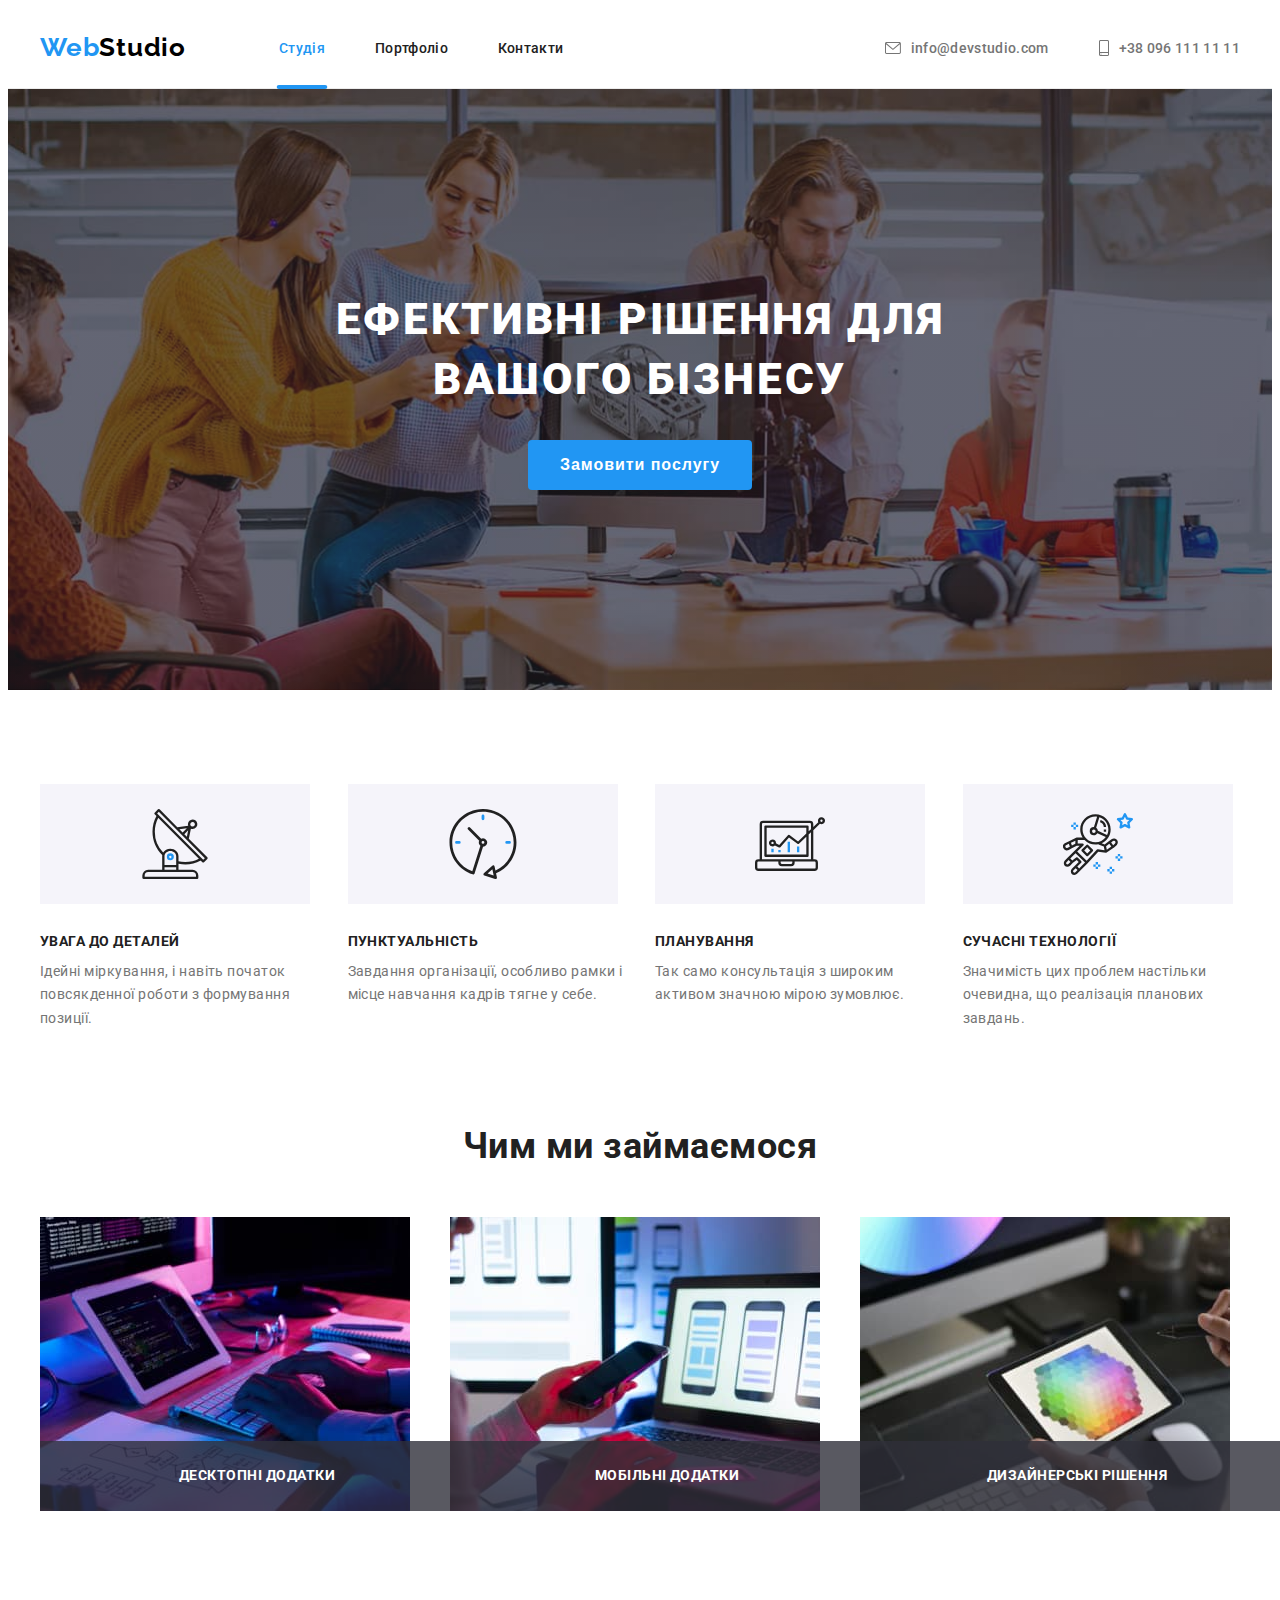
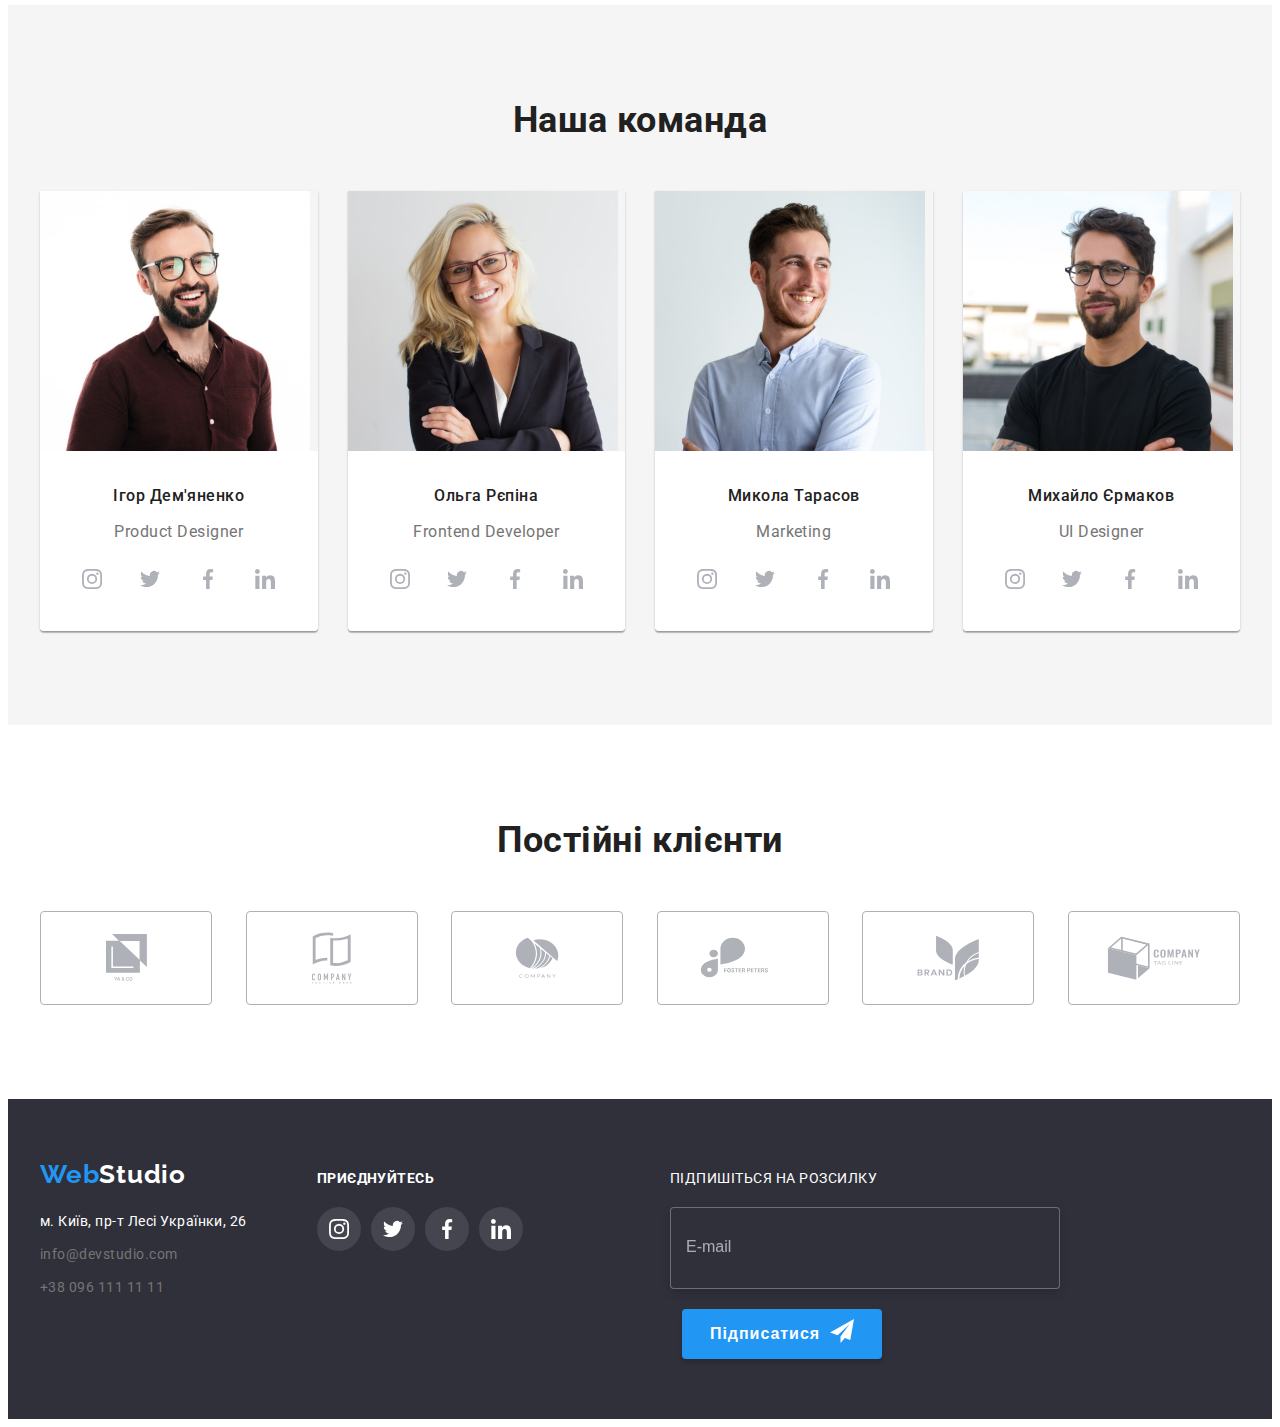
<file: index.html>
<!DOCTYPE html>
<html lang="uk">

<head>
    <meta charset="UTF-8">
    <meta http-equiv="X-UA-Compatible" content="IE=edge">
    <meta name="viewport" content="width=device-width, initial-scale=1.0">
    <link rel="stylesheet" href="https://cdnjs.cloudflare.com/ajax/libs/modern-normalize/1.1.0/modern-normalize.min.css"
        integrity="sha512-wpPYUAdjBVSE4KJnH1VR1HeZfpl1ub8YT/NKx4PuQ5NmX2tKuGu6U/JRp5y+Y8XG2tV+wKQpNHVUX03MfMFn9Q=="
        crossorigin="anonymous" referrerpolicy="no-referrer" />
    <link rel="preconnect" href="https://fonts.googleapis.com">
    <link rel="preconnect" href="https://fonts.gstatic.com" crossorigin>
    <link href="https://fonts.googleapis.com/css2?family=Montserrat:wght@400;700&family=Raleway:wght@700&family=Roboto:wght@400;500;700;900&display=swap"
        rel="stylesheet">
    <link rel="stylesheet" href="./css/styles.css">
    <title lang="en">Web Studio</title>
</head>

<body>
    <!-- Шапка-->
    <header class="header">
        <!--Основна навігація-->
        <div class="container navcont">
        <nav class="navbox">
            <a href="./index.html" lang="en" class="logo">Web<span class="logo-head">Studio</span></a>

            <ul class="site-nav">
                <li class="item"><a href="./index.html" class="link current">Студія</a></li>
                <li class="item"><a href="./portfolio.html" class="link">Портфоліо</a></li>
                <li class="item"><a href="./index.html" class="link">Контакти</a></li>
            </ul>
        </nav>
        <!--Активні контакти-->
        <ul class="site-auth">
            <li class="item"><a href="mailo:info@devstudio.com" class="link">
                <svg width="16px" height="12px" class="icon-envelope">
                    <use href="./images/icons.svg#envelope";></use>
                </svg>
                info@devstudio.com</a></li>
            <li class="item"><a href="tel:+380961111111" class="link">
                <svg width="10px" height="16px" class="icon-smartphone">
                    <use href="./images/icons.svg#smartphone";></use>
                </svg>
                +38 096 111 11 11</a></li>
        </ul>
        </div>
    </header>
    <!--Основний (унікальний) вміст-->
    <main>
        <!--Герой-->
        <section class="hero">
            <div class="container">
            <h1 class="hero-text">Ефективні рішення для вашого бізнесу</h1>
            <button type="button" class="button" data-modal-open>Замовити послугу</button>
            </div>
        </div>
        </section>
        <!--Особливості--> 
        <section class="section specialty">
            <div class="container">
                <h2 class="title specialty visually-hidden">Особливості</h2>
                <ul class="list spec-box">
                    <li class="item">
                        <div class="box-icon-spec">
                            <svg width="70px" height="70px" class="icon-antenna">
                                <use href="./images/icons.svg#antenna";></use>
                            </svg>
                        </div>
                        <h3 class="title name-specialty">УВАГА ДО ДЕТАЛЕЙ</h3>
                        <p class="text name-specialty">
                        Ідейні міркування, і навіть початок повсякденної роботи з
                        формування позиції.
                        </p>
                    </li>
 
                    <li class="item">
                        <div class="box-icon-spec">
                            <svg width="70px" height="70px" class="icon-clock">
                                <use href="./images/icons.svg#clock";></use>
                            </svg>
                        </div>
                        <h3 class="title name-specialty">ПУНКТУАЛЬНІСТЬ</h3>
                        <p class="text name-specialty">
                        Завдання організації, особливо рамки і місце навчання кадрів тягне
                        у себе.
                        </p>
                    </li>

                    <li class="item">
                        <div class="box-icon-spec">
                            <svg width="70px" height="70px" class="icon-diagram">
                                <use href="./images/icons.svg#diagram";></use>
                            </svg>
                        </div>
                        <h3 class="title name-specialty">ПЛАНУВАННЯ</h3>
                        <p class="text name-specialty">
                        Так само консультація з широким активом значною мірою зумовлює.
                        </p>
                    </li>

                    <li class="item">
                        <div class="box-icon-spec">
                            <svg width="70px" height="70px" class="icon-astronaut">
                                <use href="./images/icons.svg#astronaut";></use>
                            </svg>
                        </div>
                        <h3 class="title name-specialty">СУЧАСНІ ТЕХНОЛОГІЇ</h3>
                        <p class="text name-specialty">
                        Значимість цих проблем настільки очевидна, що реалізація планових
                        завдань.
                        </p>
                    </li>
                </ul>
            </div>
        </section>
        <!--Чим ми займаємося-->
        <section class="section">
            <div class="container">
                <h2 class="title specialty">Чим ми займаємося</h2>
                <ul class="list img-box">
                <li class="item">
                    <div class="activity-thumb">
                        <img src="./images/programer.jpg"
                        alt="крупним планом зображення програміста, який працює на робочому столі в офісі" width="370"
                        height="294">
                        <div class="activity-box">
                            <h3 class="title name-activity">Десктопні додатки</h3>
                        </div>
                    </div>
                </li>

                <li class="item">
                    <div class="activity-thumb">
                        <img src="./images/designers.jpg"
                        alt="дизайнери веб-інтерфейсу розробляють програми для смартфонів, команда творців працює над інтерфейсом мобільних телефонів"
                        width="370" height="294">
                        <div class="activity-box">
                            <h3 class="title name-activity">Мобільні додатки</h3>
                        </div>
                    </div>
                </li>

                <li class="item">
                    <div class="activity-thumb">
                        <img src="./images/artist.jpg"
                        alt="творчий художник веб-дизайн із робочим графічним планшетом із вибором кольорів" width="370"
                        height="294">
                        <div class="activity-box">
                            <h3 class="title name-activity">Дизайнерські рішення</h3>
                        </div>
                    </div>
                </li>
            </ul>
        </div>
        </section>
        
        <!--Наша команда-->
        <section class="team section">
            <div class="container">
                <h2 class="title specialty">Наша команда</h2>
                <ul class="list team-set">
                    <li class="item">
                        <article class="card">
                            <div class="card-thumb">
                                <img src="./images/I_demianenko.jpg" alt="Портрет дизайнера продукту" width="270" height="260">
                            </div>
                            <div class="card-content">
                                <h3 class="title name">Ігор Дем'яненко</h3>
                                <p lang="en" class="post-name">Product Designer</p>
                                <div>
                                    <ul class="social-networks list">
                                        <li>
                                            <a href="#" class="box-sn-icon">
                                                <svg width="20px" height="20px" class="icon">
                                                    <use href="./images/icons.svg#instagram";></use>
                                                </svg>
                                            </a>
                                        </li>
                                        <li>
                                            <a href="#" class="box-sn-icon">
                                                <svg width="20px" height="20px" class="icon">
                                                    <use href="./images/icons.svg#twitter";></use>
                                                </svg>
                                            </a>
                                        </li>
                                        <li>
                                            <a href="#" class="box-sn-icon">
                                                <svg width="20px" height="20px" class="icon">
                                                    <use href="./images/icons.svg#facebook";></use>
                                                </svg>
                                            </a>
                                        </li>
                                        <li>
                                            <a href="#" class="box-sn-icon">
                                                <svg width="20px" height="20px" class="icon">
                                                    <use href="./images/icons.svg#linkedin";></use>
                                                </svg>
                                            </a>
                                        </li>
                                    </ul>
                                </div>
                            </div>
                        </article>
                    </li>

                    <li class="item">
                        <article class="card">
                            <div class="card-thumb">
                                <img src="./images/o_repina.jpg" alt="Портрет розробника інтерфейсу" width="270" height="260">
                            </div>
                            <div class="card-content">
                                <h3 class="title name">Ольга Рєпіна</h3>
                                <p lang="en" class="post-name">Frontend Developer</p>
                                <div>
                                    <ul class="social-networks list">
                                        <li>
                                            <a href="#" class="box-sn-icon">
                                                <svg width="20px" height="20px" class="icon">
                                                    <use href="./images/icons.svg#instagram";></use>
                                                </svg>
                                            </a>
                                        </li>
                                        <li>
                                            <a href="#" class="box-sn-icon">
                                                <svg width="20px" height="20px" class="icon">
                                                    <use href="./images/icons.svg#twitter";></use>
                                                </svg>
                                            </a>
                                        </li>
                                        <li>
                                            <a href="#" class="box-sn-icon">
                                                <svg width="20px" height="20px" class="icon">
                                                    <use href="./images/icons.svg#facebook";></use>
                                                </svg>
                                            </a>
                                        </li>
                                        <li>
                                            <a href="#" class="box-sn-icon">
                                                <svg width="20px" height="20px" class="icon">
                                                    <use href="./images/icons.svg#linkedin";></use>
                                                </svg>
                                            </a>
                                        </li>
                                    </ul>
                                </div>
                            </div>
                        </article>
                    </li>

                    <li class="item">
                        <article class="card">
                            <div class="card-thumb">
                                <img src="./images/m_tarasov.jpg" alt="Портрет спеціаліста з маркетингу" width="270" height="260">
                            </div>
                            <div class="card-content">
                                <h3 class="title name">Микола Тарасов</h3>
                               <p lang="en" class="post-name">Marketing</p>
                               <div>
                                   <ul class="social-networks list">
                                    <li>
                                        <a href="#" class="box-sn-icon">
                                            <svg width="20px" height="20px" class="icon">
                                                <use href="./images/icons.svg#instagram";></use>
                                            </svg>
                                        </a>
                                    </li>
                                    <li>
                                        <a href="#" class="box-sn-icon">
                                            <svg width="20px" height="20px" class="icon">
                                                <use href="./images/icons.svg#twitter";></use>
                                            </svg>
                                        </a>
                                    </li>
                                    <li>
                                        <a href="#" class="box-sn-icon">
                                            <svg width="20px" height="20px" class="icon">
                                                <use href="./images/icons.svg#facebook";></use>
                                            </svg>
                                        </a>
                                    </li>
                                    <li>
                                        <a href="#" class="box-sn-icon">
                                            <svg width="20px" height="20px" class="icon">
                                                <use href="./images/icons.svg#linkedin";></use>
                                            </svg>
                                        </a>
                                    </li>
                                    </ul>
                                </div>
                            </div>
                        </article>
                    </li>

                    <li class="item">
                        <article class="card">
                            <div class="card-thumb">
                                <img src="./images/m_yermakov.jpg" alt="Портрет дизайнера інтерфейсу користувача" width="270" height="260">
                           </div>
                            <div class="card-content">
                                <h3 class="title name">Михайло Єрмаков</h3>
                                <p lang="en" class="post-name">UI Designer</p>
                                <div>
                                    <ul class="social-networks list">
                                        <li>
                                            <a href="#" class="box-sn-icon">
                                                <svg width="20px" height="20px" class="icon">
                                                    <use href="./images/icons.svg#instagram";></use>
                                                </svg>
                                            </a>
                                        </li>
                                        <li>
                                            <a href="#" class="box-sn-icon">
                                                <svg width="20px" height="20px" class="icon">
                                                    <use href="./images/icons.svg#twitter";></use>
                                                </svg>
                                            </a>
                                        </li>
                                        <li>
                                            <a href="#" class="box-sn-icon">
                                                <svg width="20px" height="20px" class="icon">
                                                    <use href="./images/icons.svg#facebook";></use>
                                                </svg>
                                            </a>
                                        </li>
                                        <li>
                                            <a href="#" class="box-sn-icon">
                                                <svg width="20px" height="20px" class="icon">
                                                    <use href="./images/icons.svg#linkedin";></use>
                                                </svg>
                                            </a>
                                        </li>
                                    </ul>
                                </div>
                           </div>
                        </article>
                    </li>
                </ul>
            </div>
        </section>
        <!-- Постійні клієнти -->
        <section class="section clientage">
            <div class="container">
            <h2 class="title specialty">Постійні клієнти</h2>
            <ul class="list clientage-set">
                <li class="item">
                    <div class="box-icon-client">
                        <svg width="41px" height="47px" class="icon">
                            <use href="./images/icons.svg#yaco";></use>
                        </svg>
                    </div>
                </li>
                <li class="item">
                    <div class="box-icon-client">
                        <svg width="40px" height="52px" class="icon">
                            <use href="./images/icons.svg#tagline";></use>
                        </svg>
                    </div>
                </li>
                <li class="item">
                    <div class="box-icon-client">
                        <svg width="44px" height="41px" class="icon">
                            <use href="./images/icons.svg#company";></use>
                        </svg>
                    </div>
                </li>
                <li class="item">
                    <div class="box-icon-client">
                        <svg width="85px" height="41px" class="icon">
                            <use href="./images/icons.svg#foster";></use>
                        </svg>
                    </div>
                </li>
                <li class="item">
                    <div class="box-icon-client">
                        <svg width="63px" height="46px" class="icon">
                            <use href="./images/icons.svg#brand";></use>
                        </svg>
                    </div>
                </li>
                <li class="item">
                    <div class="box-icon-client">
                        <svg width="94px" height="44px" class="icon">
                            <use href="./images/icons.svg#tag_line";></use>
                        </svg>
                    </div>
                </li>
            </ul>
            </div>
        </section>
    </main>
    <!--Підвал-->
    <footer class="footer">
        <div class="container networks">
            <div class="footer-box">
            <a href="./index.html" lang="en" class="logo">Web<span class="logo-footer">Studio</span></a>
            <!--Адреса-->
            <address class="address">
                <ul class="address-link">
                    <li class="item"><a href="https://goo.gl/maps/tCFka8TkGF5i9ezr7" target="_blank" rel="noopener noreferrer" class="link">м.
                            Київ, пр-т Лесі Українки, 26</a></li>
                    <li class="item"><a href="mailo:info@devstudio.com" class="link mail">info@devstudio.com</a></li>
                    <li class="item"><a href="tel:+380961111111" class="link tel">+38 096 111 11 11</a></li>
                </ul>
            </address>
            </div>
            <div class="social-net">
                <h3 class="title name-specialty social">приєднуйтесь</h3>
                <ul class="social-networks foot list">
                    <li>
                        <a href="#" class="box-sn-icon foot">
                            <svg width="20px" height="20px" class="icon">
                                <use href="./images/icons.svg#instagram";></use>
                            </svg>
                        </a>
                    </li>
                    <li>
                        <a href="#" class="box-sn-icon foot">
                            <svg width="20px" height="20px" class="icon">
                                <use href="./images/icons.svg#twitter";></use>
                            </svg>
                        </a>
                    </li>
                    <li>
                        <a href="#" class="box-sn-icon foot">
                            <svg width="20px" height="20px" class="icon">
                                <use href="./images/icons.svg#facebook";></use>
                            </svg>
                        </a>
                    </li>
                    <li>
                        <a href="#" class="box-sn-icon foot">
                            <svg width="20px" height="20px" class="icon">
                                <use href="./images/icons.svg#linkedin";></use>
                            </svg>
                        </a>
                    </li>
                </ul>
            </div>

            <div class="form-sign-up">
                <form class="sign-up">
                    <label class="title-sing-up" for="sign-up-user-email">Підпишіться на розсилку</label>

                    <input class="su-user-em" type="email" name="email" id="sign-up-user-email" placeholder="E-mail">

                    <button class="btn-sins-up" type="submit">Підписатися<svg width="24px" height="24px" class="icon">
                        <use href="./images/modal-icon.svg#send" ;></use>
                    </svg></button>
                </form>
            </div>
        </div>
        
    </footer>
    <div class="backdrop is-hidden" data-modal>
        <div class="modal">
            <button aria-label="Закрити" class="btn-close" data-modal-close>
                <svg width="11px" height="11px" class="icon-close"><use href="./images/icon-dagger.svg#dagger"></use></svg>
            </button>

            <form class="form-data">
                    <b class="title-data">Залиште свої дані, ми вам передзвонимо</b>

                    <div class="databox">
                        <label class="data-label" for="username-data">Ім'я</label>
                        <input class="data-input" type="name" name="name" id="username-data">
                        <svg class="icon-data uname" width="12px" height="12px">
                            <use href="./images/modal-icon.svg#name"></use>
                        </svg>
                    </div>
                    <div class="databox">
                        <label class="data-label" for="tel-data">Телефон</label>
                        <input class="data-input" type="tel" name="tel" id="tel-data">
                        <svg class="icon-data tell" width="13px" height="13px">
                            <use href="./images/modal-icon.svg#tel"></use>
                        </svg>
                    </div>
                    <div class="databox">
                        <label class="data-label" for="mail-data">Пошта</label>
                        <input class="data-input" type="email" name="mail" id="mail-data">
                        <svg class="icon-data mail" width="15px" height="12px">
                            <use href="./images/modal-icon.svg#mailo"></use>
                        </svg>
                    </div>
                    <div class="databox">
                        <label class="data-label" for="comment-data">Коментар</label>
                        <textarea class="texterea-data" name="comment" id="comment-data" placeholder="Введіть текст"></textarea>
                    </div>
                    <div class="check-box">
                        
                        <label class="chek-label" for="accept-data">

                            <input class="check-input" type="checkbox" name="topic" value="accept" id="accept-data">
                            <svg class="icon-data-check" width="11px" height="8px">
                                <use href="./images/modal-icon.svg#checks"></use>
                            </svg>
                            <span class="label-text">Погоджуюся з розсилкою та приймаю</span><a class="link-check" href="#">Умови договору</a>
                        </label>
                        
                    </div>

                        <button class="btn-send" type="submit">Відправити</button>
            </form>
        </div>
    </div>
    <script src="./js/modal.js"></script>
</body>

</html>
</file>
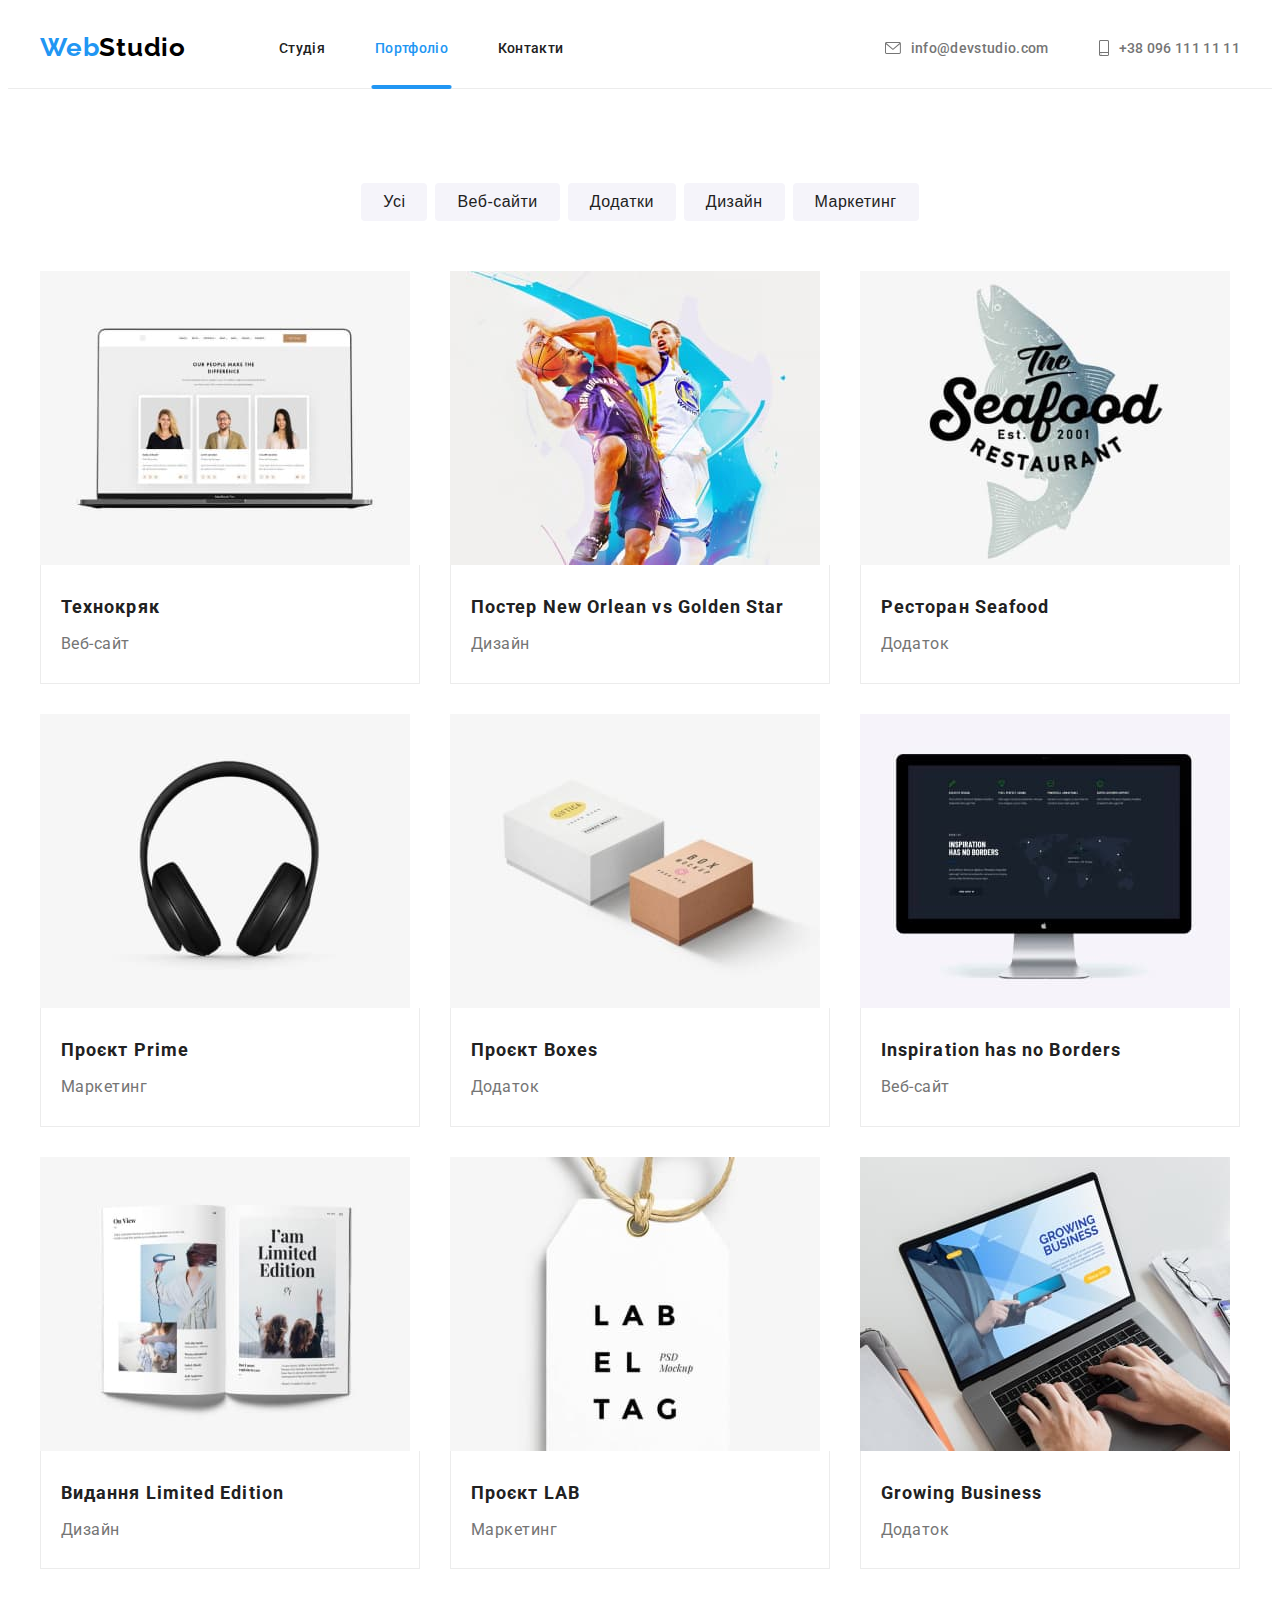
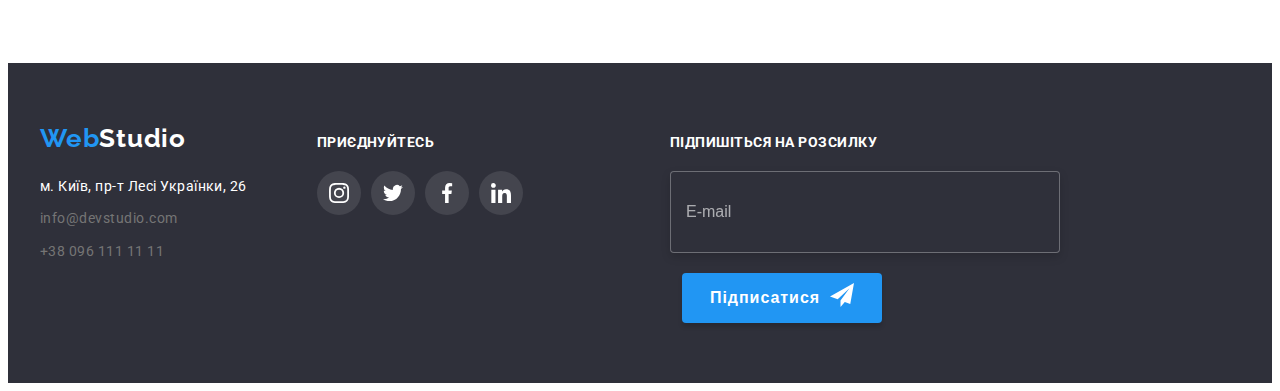
<file: portfolio.html>
<!DOCTYPE html>
<html lang="uk">

<head>
    <meta charset="UTF-8">
    <meta http-equiv="X-UA-Compatible" content="IE=edge">
    <meta name="viewport" content="width=device-width, initial-scale=1.0">
    <link rel="stylesheet" href="https://cdnjs.cloudflare.com/ajax/libs/modern-normalize/1.1.0/modern-normalize.min.css"
        integrity="sha512-wpPYUAdjBVSE4KJnH1VR1HeZfpl1ub8YT/NKx4PuQ5NmX2tKuGu6U/JRp5y+Y8XG2tV+wKQpNHVUX03MfMFn9Q=="
        crossorigin="anonymous" referrerpolicy="no-referrer" />
    <link rel="preconnect" href="https://fonts.googleapis.com">
    <link rel="preconnect" href="https://fonts.gstatic.com" crossorigin>
    <link href="https://fonts.googleapis.com/css2?family=Montserrat:wght@400;700&family=Raleway:wght@700&family=Roboto:wght@400;500;700;900&display=swap"
        rel="stylesheet">
    <link rel="stylesheet" href="./css/styles.css">
    <title lang="en">Portfolio</title>
</head>

<body>
    <!-- Шапка-->
    <header class="header">
        <!--Основна навігація-->
        <div class="container navcont">
        <nav class="navbox">
            <a href="./index.html" lang="en" class="logo">Web<span class="logo-head">Studio</span></a>

            <ul class="site-nav">
                <li class="item"><a href="./index.html" class="link">Студія</a></li>
                <li class="item"><a href="./portfolio.html" class="link current">Портфоліо</a></li>
                <li class="item"><a href="./index.html" class="link">Контакти</a></li>
            </ul>
        </nav>
        <!--Активні контакти-->
        <ul class="site-auth">
            <li class="item"><a href="mailo:info@devstudio.com" class="link">
                <svg width="16px" height="12px" class="icon-envelope">
                    <use href="./images/icons.svg#envelope";></use>
                </svg>
                info@devstudio.com</a></li>
            <li class="item"><a href="tel:+380961111111" class="link">
                <svg width="10px" height="16px" class="icon-smartphone">
                    <use href="./images/icons.svg#smartphone";></use>
                </svg>
                +38 096 111 11 11</a></li>
        </ul>
        </div>
    </header>
    <!--Основний (унікальний) вміст-->
    <main>
    <!-- Фільтри -->
        <section class="section">
            <div class="container">
                <h1 class="portfolio titel visually-hidden">Протфоліо</h1>
                <ul class="filters list">
                    <li class="item"><button type="button" class="button">Усі</button></li> 
                    <li class="item"><button type="button" class="button">Веб-сайти</button></li>
                    <li class="item"><button type="button" class="button">Додатки</button></li>
                    <li class="item"><button type="button" class="button">Дизайн</button></li>
                    <li class="item"><button type="button" class="button">Маркетинг</button></li>
                </ul>
                    <!-- Портфоліо -->
                <ul class="projects list">
                    <li class="item">
                        <article class="card-pro">
                                <div class="pro-thumb">
                                    <img src="./images/project1.jpg" alt="нyоутбук з відкритою веб-сторінкою з портфоліо робітників компанії" width="370"
                                    height="294">
                                    <div class="pro-overlay">
                                        <div class="pro-text-box">
                                            <p class="pro-text">Ресурс пропонує комплексні пропозиції з різним рівнем функціоналу та сервісів. Все це дозволить відвідувачу отримати вичерпні відомості про компанію чи приватну особу.</p>
                                        </div>
                                    </div>
                                </div>
                            <div class="pro-content">
                                <h2 class="title projects">Технокряк</h2>
                                <p class="format-projects">Веб-сайт</p>
                            </div>
                        </article>
                    </li>

                    <li class="item">
                        <article class="card-pro">
                            <div class="pro-thumb">
                                <img src="./images/project2.jpg" alt="два баскетболісти у процесі боротьби за м'яч" width="370" height="294">
                                <div class="pro-overlay">
                                    <div class="pro-text-box">
                                        <p class="pro-text">Ресурс пропонує комплексні пропозиції з різним рівнем функціоналу та сервісів. Все це дозволить відвідувачу отримати вичерпні відомості про компанію чи приватну особу.</p>
                                    </div>
                                </div>
                            </div>
                            <div class="pro-content">
                                <h2 class="title projects">Постер New Orlean vs Golden Star</h2>
                                <p class="format-projects">Дизайн</p>
                            </div>
                    </article>
                    </li>

                    <li class="item">
                        <article class="card-pro">
                            <div class="pro-thumb">
                                <img src="./images/project3.jpg" alt="Логотип, назва ресторану на фоні зображення риби" width="370" height="294">
                                <div class="pro-overlay">
                                    <div class="pro-text-box">
                                        <p class="pro-text">Ресурс пропонує комплексні пропозиції з різним рівнем функціоналу та сервісів. Все це дозволить відвідувачу отримати вичерпні відомості про компанію чи приватну особу.</p>
                                    </div>
                                </div>
                            </div>
                            <div class="pro-content">
                                <h2 class="title projects">Ресторан Seafood</h2>
                                <p class="format-projects">Додаток</p>
                            </div>
                    </article>
                    </li>

                    <li class="item">
                        <article class="card-pro">
                            <div class="pro-thumb">
                                <img src="./images/project4.jpg" alt="накладні навушники закритого типу бездротові" width="370" height="294">
                                <div class="pro-overlay">
                                    <div class="pro-text-box">
                                        <p class="pro-text">Ресурс пропонує комплексні пропозиції з різним рівнем функціоналу та сервісів. Все це дозволить відвідувачу отримати вичерпні відомості про компанію чи приватну особу.</p>
                                    </div>
                                </div>
                            </div>
                            <div class="pro-content">
                                <h2 class="title projects">Проєкт Prime</h2>
                                <p class="format-projects">Маркетинг</p>
                            </div>
                    </article>
                    </li>

                    <li class="item">
                        <article class="card-pro">
                            <div class="pro-thumb">
                                <img src="./images/project5.jpg" alt="лежать, велика і маленька прямокутні коробки з логотипом компанії" width="370"
                                height="294">
                                <div class="pro-overlay">
                                    <div class="pro-text-box">
                                        <p class="pro-text">Ресурс пропонує комплексні пропозиції з різним рівнем функціоналу та сервісів. Все це дозволить відвідувачу отримати вичерпні відомості про компанію чи приватну особу.</p>
                                    </div>
                                </div>
                            </div>
                            <div class="pro-content">
                                <h2 class="title projects">Проєкт Boxes</h2>
                                <p class="format-projects">Додаток</p>
                            </div>
                    </article>
                    </li>

                    <li class="item">
                        <article class="card-pro">
                            <div class="pro-thumb">
                                <img src="./images/project6.jpg"
                                alt="великій монітор з відкритою головною сторінкою сайту з зображенням навігації на мапі світу" width="370"
                                height="294">
                                <div class="pro-overlay">
                                    <div class="pro-text-box">
                                        <p class="pro-text">Ресурс пропонує комплексні пропозиції з різним рівнем функціоналу та сервісів. Все це дозволить відвідувачу отримати вичерпні відомості про компанію чи приватну особу.</p>
                                    </div>
                                </div>
                            </div>
                            <div class="pro-content">
                                <h2 class="title projects">Inspiration has no Borders</h2>
                                <p class="format-projects">Веб-сайт</p>
                            </div>
                    </article>
                    </li>

                    <li class="item">
                        <article class="card-pro">
                            <div class="pro-thumb">
                                <img src="./images/project7.jpg" alt="Відкрита книга з текстом та зобрадженням жінок" width="370" height="294">
                                <div class="pro-overlay">
                                    <div class="pro-text-box">
                                        <p class="pro-text">Ресурс пропонує комплексні пропозиції з різним рівнем функціоналу та сервісів. Все це дозволить відвідувачу отримати вичерпні відомості про компанію чи приватну особу.</p>
                                    </div>
                                </div>
                            </div>
                            <div class="pro-content">
                                <h2 class="title projects">Видання Limited Edition</h2>
                                <p class="format-projects">Дизайн</p>
                            </div>
                    </article>
                    </li>

                    <li class="item">
                        <article class="card-pro">
                            <div class="pro-thumb">
                                <img src="./images/project8.jpg" alt="Біла бірка з логотипом коимпанії" width="370" height="294">
                                <div class="pro-overlay">
                                    <div class="pro-text-box">
                                        <p class="pro-text">Ресурс пропонує комплексні пропозиції з різним рівнем функціоналу та сервісів. Все це дозволить відвідувачу отримати вичерпні відомості про компанію чи приватну особу.</p>
                                    </div>
                                </div>
                            </div>
                            <div class="pro-content">
                                <h2 class="title projects">Проєкт LAB</h2>
                                <p class="format-projects">Маркетинг</p>
                            </div>
                    </article>
                    </li>

                    <li class="item">
                        <article class="card-pro">
                            <div class="pro-thumb">
                                <img src="./images/project9.jpg" alt="людина працює з відкритим на ноутбуці додатком компанії" width="370" height="294">
                                <div class="pro-overlay">
                                    <div class="pro-text-box">
                                        <p class="pro-text">Ресурс пропонує комплексні пропозиції з різним рівнем функціоналу та сервісів. Все це дозволить відвідувачу отримати вичерпні відомості про компанію чи приватну особу.</p>
                                    </div>
                                </div>
                            </div>
                            <div class="pro-content">
                                <h2 class="title projects">Growing Business</h2>
                                <p class="format-projects">Додаток</p>
                            </div>
                    </article>
                    </li>
                </ul>
            </div>
        </section>
        
    </main>
    <!--Підвал-->
    <footer class="footer">
        <div class="container networks">
            <div class="footer-box">
            <a href="./index.html" lang="en" class="logo">Web<span class="logo-footer">Studio</span></a>
            <!--Адреса-->
            <address class="address">
                <ul class="address-link">
                    <li class="item"><a href="https://goo.gl/maps/tCFka8TkGF5i9ezr7" target="_blank" rel="noopener noreferrer" class="link">м.
                            Київ, пр-т Лесі Українки, 26</a></li>
                    <li class="item"><a href="mailo:info@devstudio.com" class="link mail">info@devstudio.com</a></li>
                    <li class="item"><a href="tel:+380961111111" class="link tel">+38 096 111 11 11</a></li>
                </ul>
            </address>
            </div>
            <div class="social-net">
                <h3 class="title name-specialty social">приєднуйтесь</h3>
                <ul class="social-networks foot list">
                    <li>
                        <a href="#" class="box-sn-icon foot">
                            <svg width="20px" height="20px" class="icon">
                                <use href="./images/icons.svg#instagram";></use>
                            </svg>
                        </a>
                    </li>
                    <li>
                        <a href="#" class="box-sn-icon foot">
                            <svg width="20px" height="20px" class="icon">
                                <use href="./images/icons.svg#twitter";></use>
                            </svg>
                        </a>
                    </li>
                    <li>
                        <a href="#" class="box-sn-icon foot">
                            <svg width="20px" height="20px" class="icon">
                                <use href="./images/icons.svg#facebook";></use>
                            </svg>
                        </a>
                    </li>
                    <li>
                        <a href="#" class="box-sn-icon foot">
                            <svg width="20px" height="20px" class="icon">
                                <use href="./images/icons.svg#linkedin";></use>
                            </svg>
                        </a>
                    </li>
                </ul>
            </div>

            <div class="form-sign-up">
                <form class="sign-up">
                    <b class="title-sing-up">Підпишіться на розсилку</b>
            
                    <label class="su-user-em-label" for="sign-up-user-email"></label>
                    <input class="su-user-em" type="email" name="email" id="sign-up-user-email" placeholder="E-mail">
            
                    <button class="btn-sins-up" type="submit">Підписатися 
                        <svg width="24px" height="24px" class="icon">
                        <use href="./images/modal-icon.svg#send";></use>
                    </svg></button>
                </form>
            </div>
        </div>
        
    </footer>
</body>

</html>
</file>
<file: css/styles.css>
/* Палітра кольорів
основний бекфон #F5F5F5 
основний фон #ffffff
другорядний фон #2F303A

основний текст #757575
заголовки #212121
ссилки\кнопки #2196F3 ; #FFFFFF ; #212121
лого #2196F3 ; #000000 ; #FFFFFF
*/

:root {
--icon-color-primary: #AFB1B8;
--margin-gap-set: 30px;
--logo-accsent: #000000;
--background-basis: #F5F5F5;
--primary-background-color: #ffffff;
--secondary-background-color: #2F303A;
--primary-text-color: #757575;
--titel-text-color: #212121;
--accsent-color: #2196F3;
--secondary-ac-color: #ffffff;
--button-color: #F5F4FA;
--text-link-footer: hexa{#ffffff99};
}

body {
    background-color: var(--primary-background-color);
    color: var(--primary-text-color);

    font-family: roboto, sans-serif;
    letter-spacing: 0.03em;
}

.container {
    /* border: 2px dashed tomato; */

    width: 1200px;
    padding: 0 15px;
    margin-left: auto;
    margin-right: auto;
}
h1, h2, h3, p {
    margin: 0;
}
/* Шапка */
.header {
    border-bottom: 1px solid #ECECEC;
}
.navcont {
    display: flex;
    justify-content: flex-start;
    align-items: center;  
}

.navbox {
    display: flex;
    align-items: center;
}
    /* Лого */
.logo{
    color:var(--accsent-color) ;
    
    font-family: raleway, sans-serif;
    font-weight: 700;
    font-size: 26px;
    line-height: 1.2;
    letter-spacing: 0.03em;
    text-decoration: none;
}

.logo-head{
    color:var(--logo-accsent) ;
}
.logo-footer{
    color: var(--secondary-ac-color);
}

    /* Навігація */
.site-nav{
    display: flex;
    min-width: 281px;
    margin: 0;
    padding: 0;
    margin-left: 93px;

    list-style: none;
    letter-spacing: 0.02em;
}
.site-nav .item + .item{
    margin-left: 50px;
}

.site-nav .link {
    display: inline-block;
    padding: 32px 0px;

    position: relative;

    color: var(--titel-text-color);
    font-weight: 500;
    font-size: 14px;
    line-height: 1.15;
    text-decoration: none;

    transition: color 250ms cubic-bezier(0.4, 0, 0.2, 1);
}

.site-nav .link:hover, 
.site-nav .link:focus {
    color: var(--accsent-color);


}
.link-nav .link:active {
    color: var(--accsent-color);
}
.link.current {
    color: var(--accsent-color);
}
.link.current::after {
    content: '';

    position: absolute;
    left: 0;
    bottom: -1px;

    width: 100%;
    height: 4px;
    background-color: var(--accsent-color);
    border-radius: 2px;
    transform: scaleX(1.1);
}
.site-auth{
    display: flex;
    align-items: center;
    margin: 0;
    margin-left: auto;
    padding: 0;

    list-style: none;
    letter-spacing: 0.02em;
}
.site-auth .link {
    display: flex;
    padding: 32px 0px;
    align-items: center;

    color: var(--primary-text-color);
    font-weight: 500;
    font-size: 14px;
    line-height: 1.15;
    text-decoration: none;

    transition: color 250ms cubic-bezier(0.4, 0, 0.2, 1);
}
.site-auth .item + .item{
    margin-left: 50px;
}

.site-auth .link:hover, 
.site-auth .link:focus {
    color: var(--accsent-color);
}
.icon-envelope,
.icon-smartphone {
    margin-right: 10px;
    fill: currentColor;
}

/* Основний контент */
.section {
    padding: 94px 0px;
}
    /* Герой */
.hero {
    max-width: 1600px;
    margin: 0 auto;
    background-image: linear-gradient(rgba(47, 48, 58, 0.4), rgba(47, 48, 58, 0.4)), url(../images/fon.jpg);
    background-repeat: no-repeat;
    background-position: center;
    background-size: cover;
    
    background-color: var(--secondary-background-color);
    text-align: center;
    padding: 200px 0px;
}


.hero-text{
    width: 696px;
    margin: 0 auto;

    color: var(--secondary-ac-color);
    font-weight: 900;
    font-size: 44px;
    line-height: 1.37;
    text-transform: uppercase;
    letter-spacing: 0.06em;
}
.hero .button {
    border: var(--accsent-color);
    padding: 10px 32px;
    border-radius: 4px;
    margin-top: 30px;

    background-color: var(--accsent-color);
    color: var(--secondary-ac-color);

    font-weight: 700;
    font-size: 16px;
    line-height: 1.88;
    letter-spacing: 0.06em;

    transition: background-color 250ms cubic-bezier(0.4, 0, 0.2, 1), 
    box-shadow 250ms cubic-bezier(0.4, 0, 0.2, 1);
}
.hero .button:hover,
.hero .button:focus {
    background-color: #188CE8;
    box-shadow: 0px 4px 4px rgba(0, 0, 0, 0.15);
}

    /* Кнопки */
.button {
    border: var(--button-color);
    padding: 6px 22px;
    border-radius: 4px;

    background-color: var(--button-color);
    color: var(--titel-text-color);
    cursor: pointer;
    font-weight: 500;
    font-size: 16px;
    line-height: 1.6;
    text-align: center;
    letter-spacing: 0.03em;

    transition: background-color 250ms cubic-bezier(0.4, 0, 0.2, 1),
    color 250ms cubic-bezier(0.4, 0, 0.2, 1), box-shadow 250ms cubic-bezier(0.4, 0, 0.2, 1);
}
.button:hover,
.button:focus {
    background-color: var(--accsent-color);
    color: var(--secondary-ac-color);
    cursor:pointer;

    box-shadow: 0px 3px 1px rgba(0, 0, 0, 0.1), 0px 1px 2px rgba(0, 0, 0, 0.08), 0px 2px 2px rgba(0, 0, 0, 0.12);
}
    /* Наповнення */
.visually-hidden {
      position: absolute;
      width: 1px;
      height: 1px;
      margin: -1px;
      border: 0;
      padding: 0;
      white-space: nowrap;
      clip-path: inset(100%);
      clip: rect(0 0 0 0);
      overflow: hidden;
    }

.list{
    list-style: none;
    margin: 0;
    padding: 0;
}
.team {
    background-color: var(--background-basis);
}
.title {
    color: var(--titel-text-color);
}
.title.specialty{
    margin-bottom: 50px;
    text-align: center;

    font-size: 36px;
    line-height: 1.17;
}
.title.projects{
    margin-bottom: 4px;

    font-size: 18px;
    line-height: 2;
    letter-spacing: 0.06em;
}
.title.name-activity {
    color: var(--secondary-ac-color);

    font-size: 14px;
    line-height: 1.14;
    text-transform: uppercase;
}
.title.name-specialty {
    margin-top: var(--margin-gap-set);

    color: var(--titel-text-color);
    font-size: 14px;
    line-height: 1.14;
    text-transform: uppercase;
}
.title.name {
    margin-bottom: 10px;

    color: var(--titel-text-color);
    font-weight: 500;
    font-size: 16px;
    line-height: 1.9;
}
.text.name-specialty{
    margin-top: 10px;

    font-size: 14px;
    line-height: 1.7;
}

.post-name {
    font-size: 16px;
    line-height: 1.2;
}
.format-projects {
    font-size: 16px;
    line-height: 1.87;
}
.pro-text {
    color: var(--primary-background-color);
    font-size: 18px;
    line-height: 1.55;
}

.section.specialty {
    padding-bottom: 0;
}
.spec-box {
    display: flex;
    margin-left: calc(-1 * var(--margin-gap-set));
}
 .list.spec-box .item {
    flex-basis: calc((100% - var(--margin-gap-set)*3) / 4);
    margin-left: var(--margin-gap-set);
 }

 .box-icon-spec {
    width: 270px;
    height: 120px;
    margin: 0;
    background-color: var(--button-color);
    display: flex;
    align-items: center;
    justify-content: center;
 }

 .filters.list {
    display: flex;
    justify-content:center;
    margin-bottom: 50px;
 }
 .filters.list .item + .item{
    margin-left: 8px;
 }

 .projects.list {
    display: flex;
    flex-wrap: wrap;
    gap: var(--margin-gap-set);
 }
 .projects.list .item {
    cursor:pointer;
    flex-basis: calc((100% - var(--margin-gap-set) * 2) / 3);
 }
 .pro-content {
    padding: 24px 20px;
    border-right: 1px solid #ECECEC;
    border-bottom: 1px solid #ECECEC;
    border-left: 1px solid #ECECEC;
 }
 .card-pro {
    transition: box-shadow 250ms cubic-bezier(0.4, 0, 0.2, 1);
 }
 .card-pro:hover,
 .card-pro:focus {
    box-shadow: 0px 1px 1px rgba(0, 0, 0, 0.12), 0px 4px 4px rgba(0, 0, 0, 0.06), 1px 4px 6px rgba(0, 0, 0, 0.16);
 }
 
 .card-pro:hover .pro-overlay,
 .card-pro:focus .pro-overlay {
    transform: translate(0);
 }
 .pro-thumb {
    position: relative;
    overflow: hidden;
 }
 .pro-thumb .pro-overlay {
    position: absolute;
    top: 0;
    left: 0;
    width: 100%;
    height: 100%;
    background-color: rgba(33, 150, 243, 0.9);

    transform: translateY(100%);
    transition: transform 250ms cubic-bezier(0.4, 0, 0.2, 1);
 }

 .pro-text-box {
    width: 322px;
    position: absolute;
    top: 50%;
    left: 50%;
    transform: translate(-50%, -50%);
 }
 
img {
    display: block;
    max-width: 100%;
}
.img-box {
    display: flex;
    margin-left: calc(-1 * var(--margin-gap-set));
}
.img-box .item {
    flex-basis: calc((100% - var(--margin-gap-set) * 2) / 3);
    margin-left: var(--margin-gap-set);
}
.activity-thumb{
    position: relative;
}
.activity-box {
    display: flex;
    align-items: center;
    justify-content: center;

    width: 100%;
    padding: 27px;
    background-color: rgba(47, 48, 58, 0.8);

    position: absolute;
    bottom: 0;
}

.team-set {
    display: flex;
    margin-left: calc(-1 * var(--margin-gap-set));
}
.team-set .item {
    flex-basis: calc((100% - var(--margin-gap-set) * 3) / 4);
    margin-left: var(--margin-gap-set);
}

.social-networks {
    margin-top: 16px;
    display: flex;
    align-items: center;
    justify-content: space-between;
}
.box-sn-icon {
    width: 44px;
    height: 44px;
    display: flex;
    align-items: center;
    justify-content: center;
    color: var(--icon-color-primary);
    border-radius: 50%;

    transition: color 250ms cubic-bezier(0.4, 0, 0.2, 1), background-color 250ms cubic-bezier(0.4, 0, 0.2, 1);
}
.box-sn-icon:hover,
.box-sn-icon:focus {
    color: var(--secondary-ac-color);
    background-color: var(--accsent-color);
}
.icon {
    fill: currentColor;
}

.card {
    box-shadow: 0px 1px 3px rgba(0, 0, 0, 0.12), 0px 1px 1px rgba(0, 0, 0, 0.14), 0px 2px 1px rgba(0, 0, 0, 0.2);
    border-radius: 0px 0px 4px 4px;
    overflow: hidden;
}
.card-content {
    padding: var(--margin-gap-set);
    text-align: center;
    background-color: var(--primary-background-color);   
}

.clientage-set {
    display: flex;
    justify-content: space-between;
    cursor: pointer;
}
.box-icon-client {
    width: 170px;
    height: 92px;
    display: flex;
    border: 1px solid var(--icon-color-primary);
    border-radius: 4px;
    color: var(--icon-color-primary);
    align-items: center;
    justify-content: center;

    transition: color 250ms cubic-bezier(0.4, 0, 0.2, 1), background-color 250ms cubic-bezier(0.4, 0, 0.2, 1), border 250ms cubic-bezier(0.4, 0, 0.2, 1);
}
.box-icon-client:hover,
.box-icon-client:focus {
    color: var(--accsent-color);
    background-color: var(--secondary-ac-color);
    border: 1px solid var(--accsent-color);
}
.box-icon-client .icon {
    fill: currentColor;
}
/* Підвал */
.footer {
    padding: 60px 0;

    background-color:var(--secondary-background-color) ;
}
.networks {
    display: flex;
}
.social-net {
    width: 206px;
    margin-left: 70px;
    padding-top: 12px;
}
.social-networks.foot.list {
    margin-top: 20px;
}
.box-sn-icon.foot{
    color: var(--secondary-ac-color);
    background-color: #ffffff1A;
    border-radius: 50%;

    transition: color 250ms cubic-bezier(0.4, 0, 0.2, 1), background-color 250ms cubic-bezier(0.4, 0, 0.2, 1);
}
.box-sn-icon.foot:hover,
.box-sn-icon.foot:focus {
    color: var(--secondary-ac-color);
    background-color: var(--accsent-color);
}
.title.name-specialty.social {
    color: var(--secondary-ac-color);
    letter-spacing: 0.03em;
    text-transform: uppercase;
    
    margin: 0;
}
.address {
    margin-top: 20px;
}
.address-link{
    margin: 0;
    padding: 0;
    list-style: none;
}
.address-link .link{
    color: var(--secondary-ac-color);

    font-size: 14px;
    font-style: normal;
    line-height: 1.7;

    text-decoration: none;
    transition: opacity 250ms cubic-bezier(0.4, 0, 0.2, 1);
}
.address-link .item + .item {
    margin-top: 9px;
}
.link.tel,
.link.mail {
    color: var(--text-link-footer);
}
.address-link .link:hover,
.address-link .link:focus {
    color: var(--accsent-color); 
}
.form-sign-up{
    width: 570px;
    margin-left: auto;
    
}
.sign-up {
    display: flex;
    flex-wrap: wrap;
}
.title-sing-up {
    width: 100%;
    padding-top: 12px;
    font-size: 14px;
    line-height: 1.14;
    text-transform: uppercase;
    color: var(--secondary-ac-color);
}
.su-user-em {
    margin-top: 20px;
    width: 358px;
    height: 50px;
    padding: 15px;
    background-color: var(--secondary-background-color);
    border: 1px solid rgba(255, 255, 255, 0.3);
    filter: drop-shadow(0px 4px 4px rgba(0, 0, 0, 0.15));
    border-radius: 4px;
    color: var(--secondary-ac-color);
    transition: border 250ms cubic-bezier(0.4, 0, 0.2, 1);
}

.su-user-em:focus{
    outline: none;
    border: 1px solid var(--accsent-color);
}
.su-user-em::placeholder{
    font-size: 16px;
    line-height: 1.25;
    color: rgba(255, 255, 255, 0.6);
}

.btn-sins-up{
    position: relative;
    margin: 20px 0px 0px 12px;
    width: 200px;
    height: 50px;
    padding: 10px 28px;

    background-color: var(--accsent-color);
    border: var(--accsent-color);
    box-shadow: 0px 4px 4px rgba(0, 0, 0, 0.15);
    border-radius: 4px;
    color: var(--primary-background-color);
    font-weight: 700;
    font-size: 16px;
    line-height: 1.87;
    letter-spacing: 0.06em;
    text-align: start;

    transition: background-color 250ms cubic-bezier(0.4, 0, 0.2, 1);
}
.btn-sins-up:hover,
.btn-sins-up:focus {
    background-color: #188CE8;
}
.btn-sins-up .icon {
    position: absolute;
    top: 10px;
    right: 28px;
}


.backdrop {
    position: fixed;
    top: 0;
    left: 0;

    width: 100%;
    height: 100%;

    background-color: #2F303A80;

    opacity: 1;
    transition: opacity 250ms cubic-bezier(0.4, 0, 0.2, 1); 
}
.backdrop.is-hidden {
    opacity: 0;
    pointer-events: none;
}
.backdrop.is-hidden .modal {
    transform: translate(-50%,-50%) scale(1.1);
}
.modal {
    position: absolute;

    top: 50%;
    left: 50%;
    transform: translate(-50%,-50%) scale(1);

    width: 528px;
    min-height: 581px;

    background-color: var(--primary-background-color);

    box-shadow: 0px 1px 3px rgba(0, 0, 0, 0.12), 0px 1px 1px rgba(0, 0, 0, 0.14), 0px 2px 1px rgba(0, 0, 0, 0.2);
    border-radius: 4px;

    transition: transform 250ms cubic-bezier(0.4, 0, 0.2, 1);

}

.form-data {
    width: 448px;
    margin: 40px;
    text-align: center;
    
}
.title-data {
    font-size: 20px;
    line-height: 1.15;
    color: var(--titel-text-color);
}
.databox {
    position: relative;
    display: flex;
    flex-direction: column;
    width: 100%;
    text-align: start;
    margin-top: 10px;
}
.data-input {
    width: 100%;
    height: 40px;
    margin-top: 4px;
    padding: 12px 12px 12px 42px;

    border: 1px solid rgba(33, 33, 33, 0.2);
    border-radius: 4px;
    transition: border 250ms cubic-bezier(0.4, 0, 0.2, 1);
}
.data-label {
    font-weight: 400;
    font-size: 12px;
    line-height: 1.17;
    letter-spacing: 0.01em;
}

.icon-data {
    position: absolute;
    top: 50%;
    left: 15px;
    transform: translateY(30%);
    fill: var(--titel-text-color);
    transition: fill 250ms cubic-bezier(0.4, 0, 0.2, 1);
}
.texterea-data {
    margin-top: 4px;
    height: 120px;
    padding: 12px 16px;
    resize: none;

    border: 1px solid rgba(33, 33, 33, 0.2);
    border-radius: 4px;
    transition: border 250ms cubic-bezier(0.4, 0, 0.2, 1);
}
.texterea-data::placeholder {
    font-size: 12px;
    line-height: 1.17;
    letter-spacing: 0.01em;
    color: rgba(117, 117, 117, 0.5);
    
}

.databox:focus-within .icon-data {
    fill: var(--accsent-color);
}
.data-input:focus {
    outline: none;
    border: 1px solid var(--accsent-color);
}
.texterea-data:focus {
    outline: none;
    border: 1px solid var(--accsent-color);
}

.btn-close {
    position: absolute;
    top: 8px;
    right: 8px;

    width: 30px;
    height: 30px;

    background-color: var(--primary-background-color);
    border: 1px solid #0000001A;
    border-radius: 50%;
    fill: var(--logo-accsent);
    transition: fill 250ms cubic-bezier(0.4, 0, 0.2, 1);
}

.btn-close:hover,
.btn-close:focus-within .icon-close {
    fill: var(--accsent-color);
}
.check-label {
    display: flex;
    align-items: center;
    height: 24px;
    justify-content: center;
    align-items: center;
}
.label-text {
    margin-left: 7px;
    font-weight: 400;
    font-size: 14px;
    line-height: 1.7;
}
.check-box {
    width: 100%;
    margin-top: 20px;
}


.link-check {
    padding-left: 10px;
    font-size: 14px;
    line-height: 1.7;
    color: var(--accsent-color);
    transition: color 250ms cubic-bezier(0.4, 0, 0.2, 1);
    
}
.link-check:hover,
.link-check:focus {
    color: #188CE8;
}
.check-input {
    position: absolute;
      width: 1px;
      height: 1px;
      margin: -1px;
      border: 0;
      padding: 0;
      white-space: nowrap;
      clip-path: inset(100%);
      clip: rect(0 0 0 0);
      overflow: hidden;
}

.check-input:checked + .icon-data-check {
    background-color: var(--accsent-color);
    border: 1px solid var(--accsent-color); 
}
.icon-data-check {
    width: 16px;
    height: 15px;
    border: 2px solid #212121;
    border-radius: 2px;
    fill: var(--secondary-ac-color);
    transition: border 250ms cubic-bezier(0.4, 0, 0.2, 1), 
    background-color 250ms cubic-bezier(0.4, 0, 0.2, 1);
}

.btn-send {
    margin-top: 30px;
    padding: 10px 52px;
    background-color: var(--accsent-color);
    border: var(--accsent-color);
    box-shadow: 0px 4px 4px rgba(0, 0, 0, 0.15);
    border-radius: 4px ;
    color: var(--secondary-ac-color);
    font-weight: 700;
    font-size: 16px;
    line-height: 1.87;
    text-align: center;
    letter-spacing: 0.06em;

    transition: background-color 250ms cubic-bezier(0.4, 0, 0.2, 1);
}
.btn-send:hover,
.btn-send:focus {
    background-color: #188CE8;;
}
</file>
